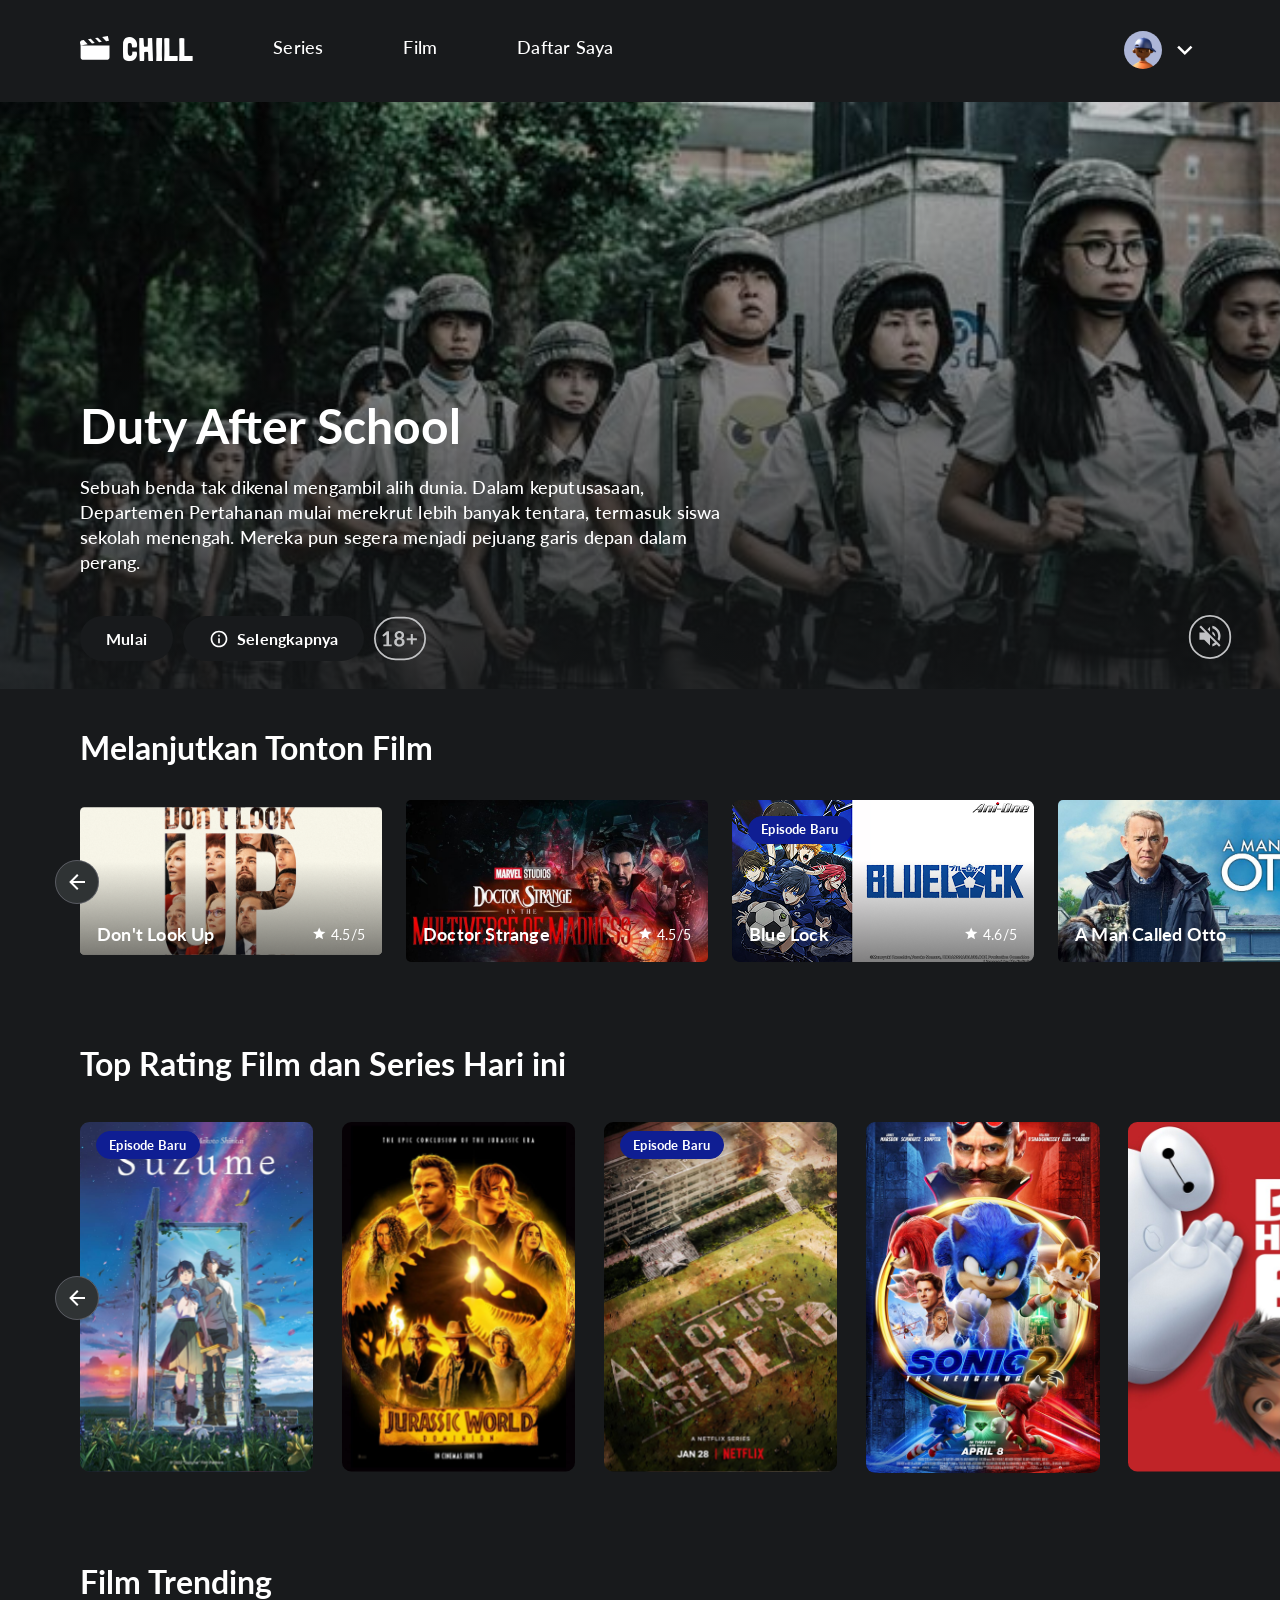
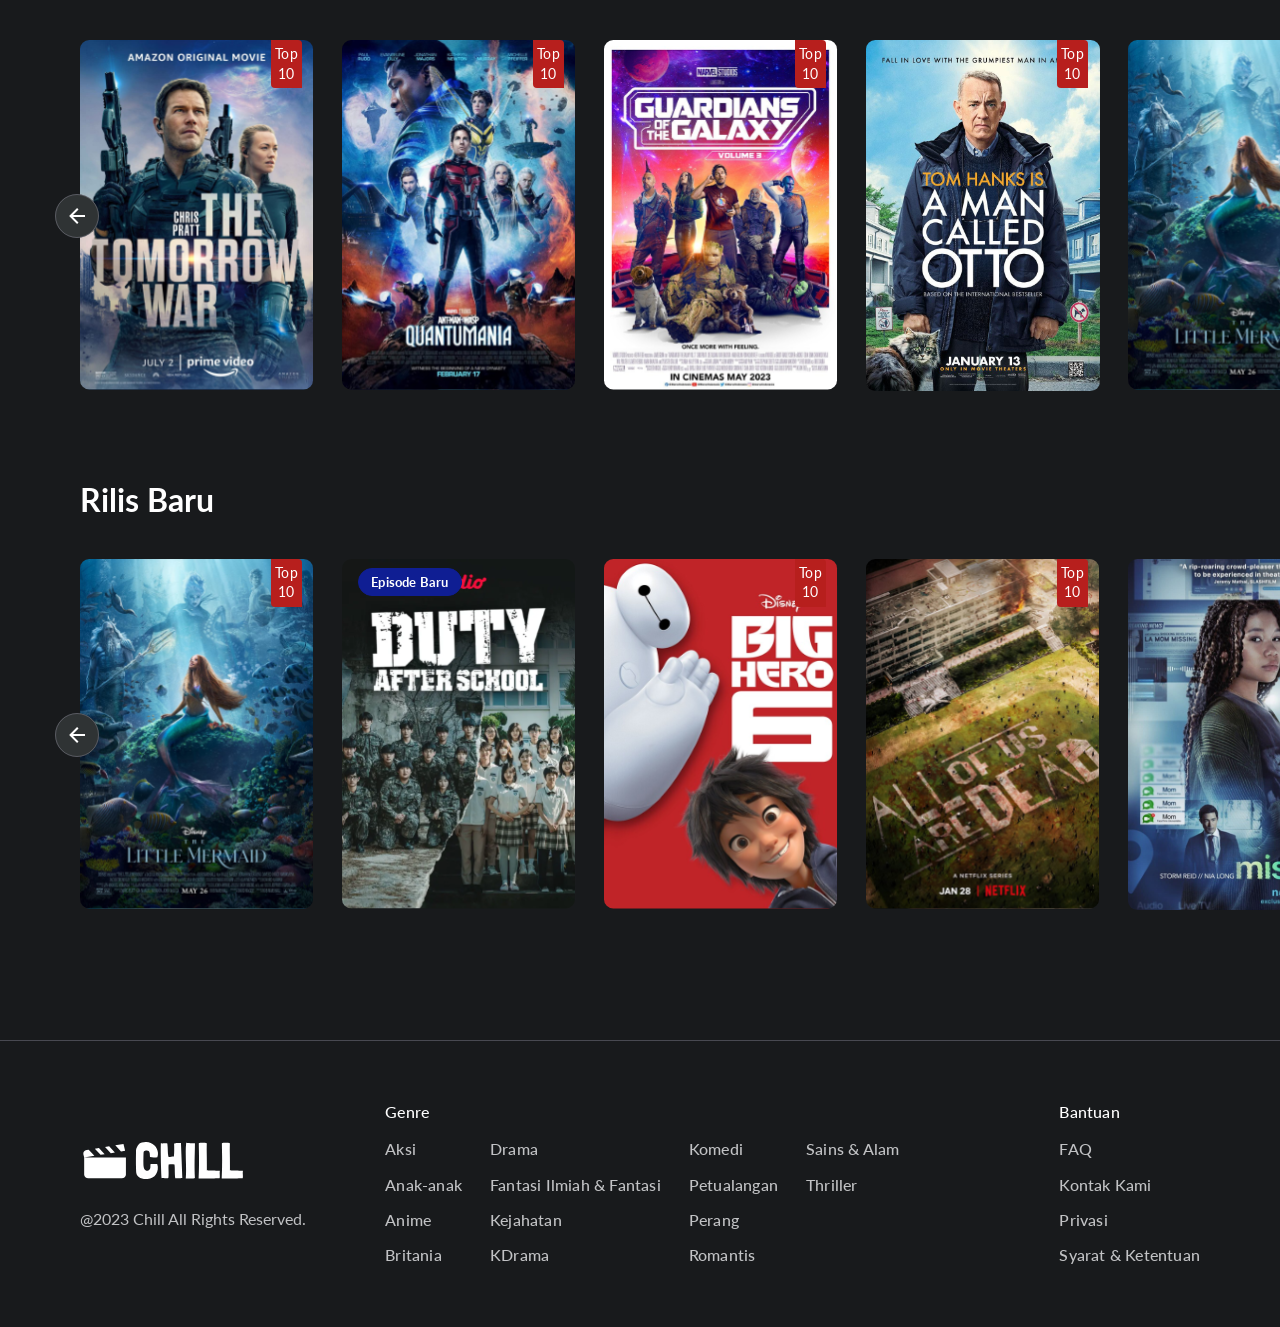
<file: Index.html>
<!doctype html>
<html lang="en">
  <head>
    <meta charset="UTF-8" />
    <meta name="viewport" content="width=device-width, initial-scale=1.0" />
    <link rel="icon" href="./Images/logo-tab-address.svg" />
    <link rel="stylesheet" href="./Style/index.css" />
    <title>Beranda - Chill App</title>
  </head>
  <body>
    <header>
      <nav>
        <div class="nav-links">
          <a href="#">
            <img src="./Images/logo-tab-address.svg" alt="logo chill app" />
            <span class="logo-text">CHILL</span>
          </a>
          <a href="#">Series</a>
          <a href="#">Film</a>
          <a href="#">Daftar Saya</a>
        </div>
        <button class="profile-toggle">
          <img src="./Images/Avatar.svg" alt="avatar" />
        </button>
      </nav>

      <div class="avatar-dropdown">
        <div class="information-avatar">
          <img src="./Images/account.svg" alt="account" />
          <a href="#">Profil Saya</a>
        </div>
        <div class="information-avatar">
          <img src="./Images/Star.svg" alt="star" />
          <a href="#">Ubah Premium</a>
        </div>
        <div class="information-avatar">
          <img src="./Images/log-out.svg" alt="log-out" />
          <a href="#">Keluar</a>
        </div>
      </div>
    </header>

    <main>
      <img
        class="image-duty"
        src="./Images/movie-images/duty-after-school-header.svg"
        alt="duty after school movie"
      />
      <section class="movie-header">
        <div class="detail-movie">
          <h1>Duty After School</h1>
          <p>
            Sebuah benda tak dikenal mengambil alih dunia. Dalam keputusasaan,
            Departemen Pertahanan mulai merekrut lebih banyak tentara, termasuk
            siswa sekolah menengah. Mereka pun segera menjadi pejuang garis
            depan dalam perang.
          </p>
        </div>
        <div class="action-movie">
          <div class="information-movie">
            <button class="btn-start">Mulai</button>
            <button class="btn-information">
              <img
                src="./Images/information-outline.svg"
                alt="information"
              />Selengkapnya
            </button>
            <img class="age" src="./Images/age-18+.svg" alt="age 18+" />
          </div>
          <button class="btn-volume-off">
            <img src="./Images/volume-off.svg" alt="volume off" />
          </button>
        </div>
      </section>

      <section class="continue-watching">
        <h1>Melanjutkan Tonton Film</h1>
        <div class="slide-movies">
          <button class="arrow move-left">
            <img src="./Images/arrow-left.svg" alt="move to left" />
          </button>

          <div class="continue-card-movies">
            <a href="#" class="card">
              <img
                src="./Images/movie-images/Dont-look-up.svg"
                alt="Dont look up"
              />
              <div class="information-rating">
                <p>Don't Look Up</p>
                <span><img src="./Images/Star.svg" alt="" />4.5/5</span>
              </div>
            </a>
            <a href="#" class="card">
              <img
                src="./Images/movie-images/Doctor-strange.png"
                alt="Doctor Strange"
              />
              <div class="information-rating">
                <p>Doctor Strange</p>
                <span><img src="./Images/Star.svg" alt="" />4.5/5</span>
              </div>
            </a>
            <a href="#" class="card">
              <img src="./Images/movie-images/bluelock.png" alt="Bluelock" />
              <div class="label-new-episode">
                <p>Episode Baru</p>
              </div>
              <div class="information-rating">
                <p>Blue Lock</p>
                <span><img src="./Images/Star.svg" alt="" />4.6/5</span>
              </div>
            </a>
            <a href="#" class="card">
              <img
                src="./Images/movie-images/otto.png"
                alt="A Man Called Otto"
              />
              <div class="information-rating">
                <p>A Man Called Otto</p>
                <span><img src="./Images/Star.svg" alt="" />4.4/5</span>
              </div>
            </a>
          </div>

          <button class="arrow move-right">
            <img src="./Images/arrow-right.svg" alt="move to right" />
          </button>
        </div>
      </section>

      <section class="container-card">
        <h1>Top Rating Film dan Series Hari ini</h1>
        <div class="slide-movies">
          <button class="arrow slide-left">
            <img src="./Images/arrow-left.svg" alt="move to left" />
          </button>

          <div class="cards">
            <a href="#" class="card"
              ><img src="./Images/movie-images/suzume.svg" alt="suzume" />
              <div class="label-new-episode">
                <p>Episode Baru</p>
              </div>
            </a>
            <a href="#" class="card"
              ><img
                src="./Images/movie-images/jurrasic-world.svg"
                alt="jurrasic world"
            /></a>
            <a href="#" class="card"
              ><img
                src="./Images/movie-images/all-of-us-are-dead.svg"
                alt="all of us are dead"
              />
              <div class="label-new-episode">
                <p>Episode Baru</p>
              </div>
            </a>
            <a href="#" class="card"
              ><img src="./Images/movie-images/Sonic2.svg" alt="sonic 2"
            /></a>
            <a href="#" class="card"
              ><img
                src="./Images/movie-images/big-hero6.svg"
                alt="Big Hero 6"
              />
              <div class="label-top-rate">
                <p>Top 10</p>
              </div>
            </a>
          </div>

          <button class="arrow slide-right">
            <img src="./Images/arrow-right.svg" alt="move to right" />
          </button>
        </div>
      </section>

      <section class="container-card">
        <h1>Film Trending</h1>
        <div class="slide-movies">
          <button class="arrow slide-left">
            <img src="./Images/arrow-left.svg" alt="move to left" />
          </button>

          <div class="cards">
            <a href="#" class="card"
              ><img
                src="./Images/movie-images/tomorrow-war.svg"
                alt="tomorrow war"
              />
              <div class="label-top-rate">
                <p>Top 10</p>
              </div>
            </a>
            <a href="#" class="card"
              ><img
                src="./Images/movie-images/quantumania.svg"
                alt="quantumania"
              />
              <div class="label-top-rate">
                <p>Top 10</p>
              </div>
            </a>
            <a href="#" class="card"
              ><img
                src="./Images/movie-images/guardians.svg"
                alt="guardians galaxy"
              />
              <div class="label-top-rate">
                <p>Top 10</p>
              </div>
            </a>
            <a href="#" class="card"
              ><img src="./Images/movie-images/tom-hanks.svg" alt="tom hanks" />
              <div class="label-top-rate">
                <p>Top 10</p>
              </div>
            </a>
            <a href="#" class="card"
              ><img
                src="./Images/movie-images/little-mermaid.svg"
                alt="little mermaid"
              />
              <div class="label-top-rate">
                <p>Top 10</p>
              </div>
            </a>
          </div>

          <button class="arrow slide-right">
            <img src="./Images/arrow-right.svg" alt="move to right" />
          </button>
        </div>
      </section>

      <section class="container-card">
        <h1>Rilis Baru</h1>
        <div class="slide-movies">
          <button class="arrow slide-left">
            <img src="./Images/arrow-left.svg" alt="move to left" />
          </button>

          <div class="cards">
            <a href="#" class="card"
              ><img
                src="./Images/movie-images/little-mermaid.svg"
                alt="little mermaid"
              />
              <div class="label-top-rate">
                <p>Top 10</p>
              </div>
            </a>
            <a href="#" class="card"
              ><img
                src="./Images/movie-images/duty-after-school.svg"
                alt="duty after school"
              />
              <div class="label-new-episode">
                <p>Episode Baru</p>
              </div>
            </a>
            <a href="#" class="card"
              ><img
                src="./Images/movie-images/big-hero6.svg"
                alt="big hero 6"
              />
              <div class="label-top-rate">
                <p>Top 10</p>
              </div>
            </a>
            <a href="#" class="card"
              ><img
                src="./Images/movie-images/all-of-us-are-dead.svg"
                alt="all of us are dead"
              />
              <div class="label-top-rate">
                <p>Top 10</p>
              </div>
            </a>
            <a href="#" class="card"
              ><img src="./Images/movie-images/missing.svg" alt="Missing" />
            </a>
          </div>

          <button class="arrow slide-right">
            <img src="./Images/arrow-right.svg" alt="move to right" />
          </button>
        </div>
      </section>
    </main>

    <footer>
      <div class="brand">
        <img src="./Images/Logo.svg" alt="logo" />
        <p>@2023 Chill All Rights Reserved.</p>
      </div>

      <div class="links-group">
        <div class="footer-section">
          <div class="footer-summary">
            Genre
            <img src="./Images/arrow.svg" alt="arrow" />
          </div>
          <div class="genre-columns">
            <ul>
              <li><a href="#">Aksi</a></li>
              <li><a href="#">Anak-anak</a></li>
              <li><a href="#">Anime</a></li>
              <li><a href="#">Britania</a></li>
            </ul>
            <ul>
              <li><a href="#">Drama</a></li>
              <li><a href="#">Fantasi Ilmiah & Fantasi</a></li>
              <li><a href="#">Kejahatan</a></li>
              <li><a href="#">KDrama</a></li>
            </ul>
            <ul>
              <li><a href="#">Komedi</a></li>
              <li><a href="#">Petualangan</a></li>
              <li><a href="#">Perang</a></li>
              <li><a href="#">Romantis</a></li>
            </ul>
            <ul>
              <li><a href="#">Sains & Alam</a></li>
              <li><a href="#">Thriller</a></li>
            </ul>
          </div>
        </div>

        <div class="footer-section">
          <div class="footer-summary">
            Bantuan
            <img src="./Images/arrow.svg" alt="arrow" />
          </div>
          <ul>
            <li><a href="#">FAQ</a></li>
            <li><a href="#">Kontak Kami</a></li>
            <li><a href="#">Privasi</a></li>
            <li><a href="#">Syarat & Ketentuan</a></li>
          </ul>
        </div>
      </div>
    </footer>
  </body>
</html>
</file>
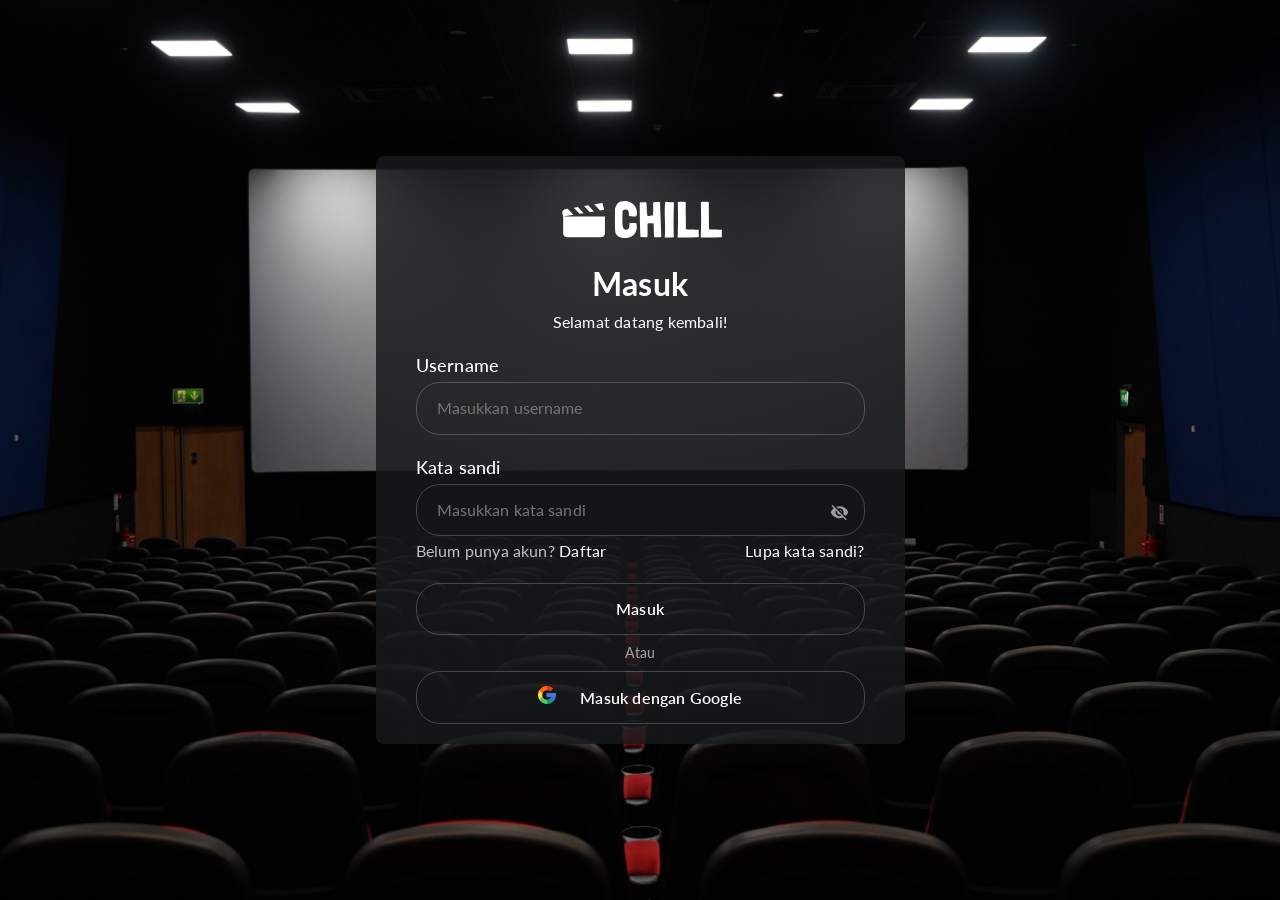
<file: Pages/login.html>
<!doctype html>
<html lang="en">
  <head>
    <meta charset="UTF-8" />
    <meta name="viewport" content="width=device-width, initial-scale=1.0" />
    <link rel="icon" href="../Images/logo-tab-address.svg" />
    <link rel="stylesheet" href="../Style/authentication.css" />
    <title>Login - Chill App</title>
  </head>
  <body>
    <main>
      <img class="logo" src="../Images/Logo.svg" alt="Chill App Logo" />
      <div class="header">
        <h1>Masuk</h1>
        <p>Selamat datang kembali!</p>
      </div>
      <form action="" method="post">
        <div class="form-group">
          <label for="username">Username</label>
          <input
            type="text"
            name="username"
            id="username"
            placeholder="Masukkan username"
            required
          />
        </div>
        <div class="form-group">
          <label for="password">Kata sandi</label>
          <input
            type="password"
            name="password"
            id="password"
            placeholder="Masukkan kata sandi"
            required
          />
          <img src="../Images/eye-off.svg" alt="eye-icon" />
          <div class="auth-action">
            <p>Belum punya akun? <a href="./register.html">Daftar</a></p>
            <p><a href="#">Lupa kata sandi?</a></p>
          </div>
        </div>
        <div class="form-action">
          <button type="submit">Masuk</button>
          <p>Atau</p>
          <button type="button">
            <img src="../Images/google-icon.svg" alt="google icon" />
            Masuk dengan Google
          </button>
        </div>
      </form>
    </main>
  </body>
</html>
</file>
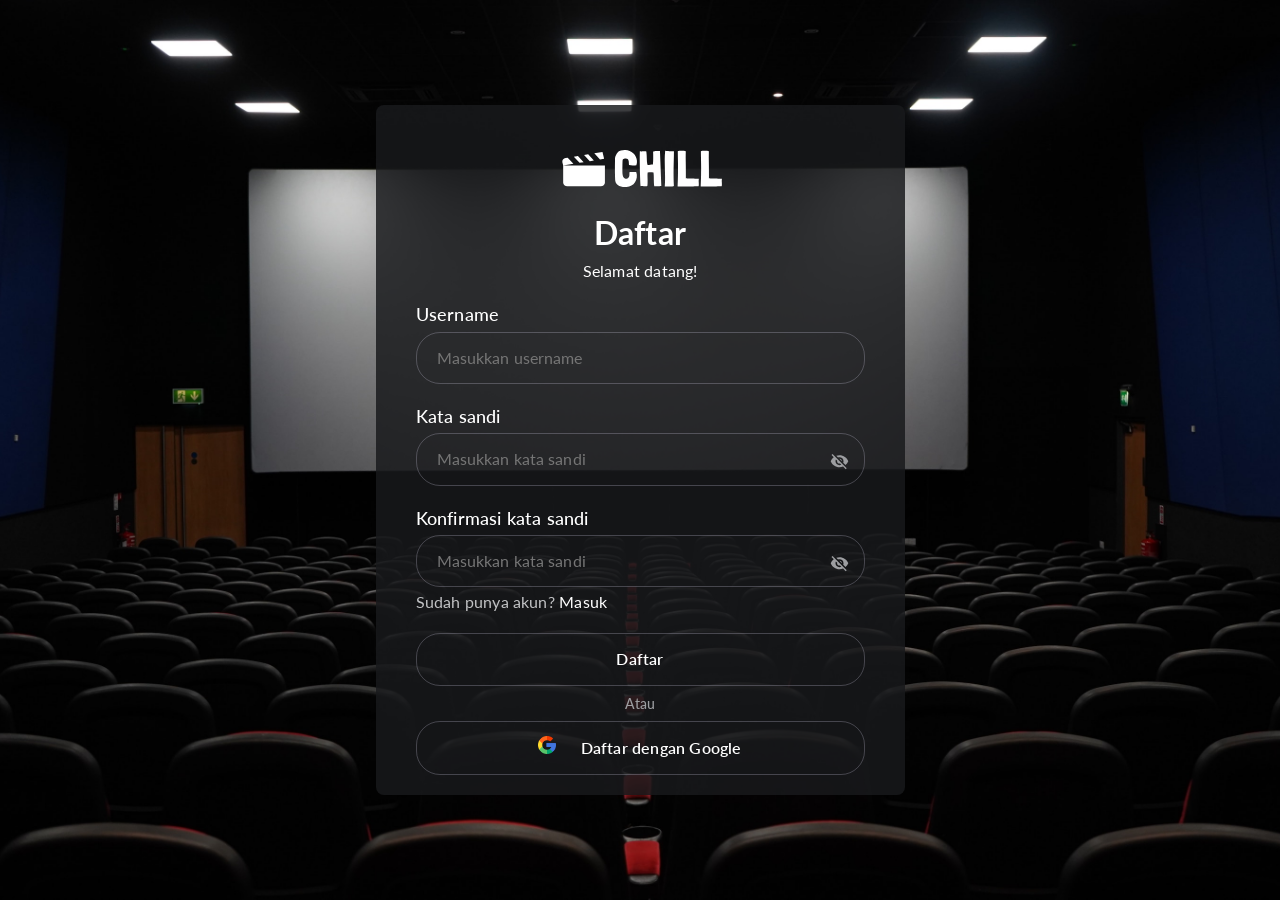
<file: Pages/register.html>
<!doctype html>
<html lang="en">
  <head>
    <meta charset="UTF-8" />
    <meta name="viewport" content="width=device-width, initial-scale=1.0" />
    <link rel="icon" href="../Images/logo-tab-address.svg" />
    <link rel="stylesheet" href="../Style/authentication.css" />
    <title>Register - Chill App</title>
  </head>
  <body>
    <main>
      <img class="logo" src="../Images/Logo.svg" alt="Chill App Logo" />
      <div class="header">
        <h1>Daftar</h1>
        <p>Selamat datang!</p>
      </div>
      <form action="" method="post">
        <div class="form-group">
          <label for="username">Username</label>
          <input
            type="text"
            name="username"
            id="username"
            placeholder="Masukkan username"
            required
          />
        </div>
        <div class="form-group">
          <label for="password">Kata sandi</label>
          <input
            type="password"
            name="password"
            id="password"
            placeholder="Masukkan kata sandi"
            required
          />
          <img src="../Images/eye-off.svg" alt="eye-icon" />
        </div>
        <div class="form-group">
          <label for="confirm-password">Konfirmasi kata sandi</label>
          <input
            type="password"
            name="confirm-password"
            id="confirm-password"
            placeholder="Masukkan kata sandi"
            required
          />
          <img src="../Images/eye-off.svg" alt="eye-icon" />
          <div class="auth-action">
            <p>Sudah punya akun? <a href="./login.html">Masuk</a></p>
          </div>
        </div>
        <div class="form-action">
          <button type="submit">Daftar</button>
          <p>Atau</p>
          <button type="button">
            <img src="../Images/google-icon.svg" alt="google icon" />
            Daftar dengan Google
          </button>
        </div>
      </form>
    </main>
  </body>
</html>
</file>
<file: Style/index.css>
@import url("./global.css");
@import url("https://fonts.googleapis.com/css2?family=Lato:ital,wght@0,100;0,300;0,400;0,700;0,900;1,100;1,300;1,400;1,700;1,900&family=Londrina+Solid:wght@100;300;400;900&family=Roboto:ital,wght@0,100..900;1,100..900&display=swap");

body {
  background-color: rgba(24, 26, 28, 1);
  overflow-x: hidden;
}

/* < Header > */
header {
  min-width: 360px;
  position: sticky;
  top: 0;
  z-index: 100;
  background-color: rgba(24, 26, 28, 1);
}

nav {
  display: flex;
  justify-content: space-between;
  align-items: center;
  margin: 6px 20px;
}

.nav-links {
  display: flex;
  gap: 12px;
  padding: 15px 0px;
}

.nav-links img {
  width: 20px;
  height: 18px;
}

.nav-links a {
  font-size: 10px;
  font-weight: 500;
  line-height: 140%;
  letter-spacing: 0.2px;
  color: white;
  text-decoration: none;
}

.nav-links a:hover {
  text-decoration: underline;
}

.profile-toggle {
  background-color: transparent;
  border: none;
  cursor: pointer;
}

.logo-text {
  display: none;
}

.avatar-dropdown {
  width: 113px;
  background-color: rgba(24, 26, 28, 1);
  border-radius: 4px;
  padding: 4px 0px;
  position: absolute;
  right: 20px;
  top: 35px;

  display: flex;
  flex-direction: column;
  box-shadow:
    0 0 1px rgba(62, 67, 74, 0.15),
    0 18px 28px rgba(62, 67, 74, 0.15);
}

.information-avatar {
  display: flex;
  gap: 5px;
  padding: 8px 12px;
}

.information-avatar img {
  width: 16px;
  height: 16px;
}

.information-avatar a {
  font-size: 10px;
  font-weight: 500;
  line-height: 140%;
  letter-spacing: 0.2px;
  color: white;
  text-decoration: none;
}

.information-avatar a:hover {
  color: rgba(50, 84, 255, 1);
  text-decoration: underline;
}

/* responsive desktop header */
@media (min-width: 768px) {
  nav {
    margin: 25px 80px;
  }

  .logo-text {
    display: inline-block;
    font-size: 32px;
    font-weight: 400;
    font-family: "Londrina Solid", sans-serif;
    margin-left: 7px;
    color: white;
  }

  .nav-links {
    gap: 80px;
    padding: 10px 0px;
  }

  .nav-links img {
    width: 30px;
    height: 26px;
  }

  .nav-links a {
    font-size: 18px;
  }

  .profile-toggle img {
    width: 76px;
    height: 40px;
  }

  .avatar-dropdown {
    display: none;
  }
}

/* < main > */
main {
  min-width: 360px;
  display: flex;
  flex-direction: column;
  gap: 20px;
}

.image-duty {
  width: 100%;
  min-height: 225px;
  max-height: 587px;
  object-fit: cover;
}

.movie-header {
  width: 90%;
  max-width: 1280px;
  position: absolute;
  top: 123px;

  display: flex;
  flex-direction: column;
  gap: 12px;
  margin: 0px 18px 0px 22px;
}

.detail-movie {
  max-width: 668px;
  display: flex;
  flex-direction: column;
  gap: 12px;
}

.detail-movie h1 {
  font-size: 24px;
  font-weight: 700;
  line-height: 120%;
  color: white;
}

.detail-movie p {
  font-size: 12px;
  font-weight: 500;
  line-height: 140%;
  letter-spacing: 0.2px;
  color: rgba(255, 255, 255, 1);

  display: -webkit-box;
  -webkit-line-clamp: 2;
  -webkit-box-orient: vertical;
  overflow: hidden;
}

.action-movie {
  display: flex;
  justify-content: space-between;
  align-items: center;
}

.information-movie {
  display: flex;
  gap: 10px;
}

.btn-start {
  font-size: 12px;
  font-weight: 700;
  line-height: 140%;
  letter-spacing: 0.2px;
  color: white;
  padding: 4px 12px;
  border-radius: 48px;
  border: none;
  background-color: rgba(24, 26, 28, 1);
  cursor: pointer;
}

.btn-start:hover {
  background-color: rgba(50, 84, 255, 1);
}

.btn-information img {
  width: 12px;
  height: 12px;
}

.btn-information {
  font-size: 12px;
  font-weight: 700;
  line-height: 140%;
  letter-spacing: 0.2px;
  color: white;
  padding: 4px 12px;
  border-radius: 48px;
  border: none;
  background-color: rgba(24, 26, 28, 1);
  cursor: pointer;
  display: flex;
  align-items: center;
  gap: 4px;
}

.btn-information:hover {
  background-color: rgba(50, 84, 255, 1);
}

.btn-volume-off {
  background-color: transparent;
  border: none;
  cursor: pointer;
}

.continue-watching {
  padding: 20px 0px;
  margin-left: 20px;

  display: flex;
  flex-direction: column;
  gap: 20px;
}

.continue-watching h1 {
  font-size: 20px;
  font-weight: 700;
  line-height: 120%;
  color: white;
}

.continue-card-movies {
  display: flex;
  flex-direction: row;
  gap: 16px;
  overflow-x: auto;
  scrollbar-width: none;
}

.continue-card-movies a {
  text-decoration: none;
}

.continue-card-movies img {
  width: 309px;
  height: 151px;
  border-radius: 5px;
}

.card {
  position: relative;
}

.information-rating {
  width: 309px;
  height: 52px;
  padding: 17px;
  position: absolute;
  top: 98px;

  display: flex;
  justify-content: space-between;
  align-items: center;
}

.information-rating p {
  font-size: 14px;
  font-weight: 700;
  line-height: 140%;
  letter-spacing: 0.2px;
  color: white;
}

.information-rating span {
  font-size: 12px;
  font-weight: 400;
  line-height: 140%;
  letter-spacing: 0.2px;
  color: white;
}

.information-rating img {
  width: 10px;
  height: 10px;
  margin-right: 5px;
}

.slide-movies {
  position: relative;
}

.arrow {
  display: none;
}

.container-card {
  display: flex;
  flex-direction: column;
  gap: 20px;
  margin-left: 20px;
}

.container-card h1 {
  font-size: 20px;
  font-weight: 700;
  line-height: 120%;
  color: white;
}

.cards {
  display: flex;
  flex-direction: row;
  gap: 16px;
  overflow-x: auto;
  scrollbar-width: none;
}

.cards img {
  width: 96px;
  height: 144px;
  border-radius: 4px;
}

.cards a {
  text-decoration: none;
}

.label-new-episode {
  width: 45px;
  height: 14px;
  border-radius: 12px;
  padding: 3px 5px;
  border: 0.48px solid rgba(15, 30, 147, 1);
  background-color: rgba(15, 30, 147, 1);

  display: flex;
  justify-content: center;
  align-items: center;

  position: absolute;
  top: 8px;
  left: 8px;
}

.label-new-episode p {
  font-size: 5px;
  font-weight: 700;
  line-height: 140%;
  letter-spacing: 0.1px;
  color: rgba(255, 255, 255, 1);
}

.label-top-rate {
  width: 15px;
  height: 22px;
  border-top-right-radius: 2px;
  border-bottom-left-radius: 2px;
  padding: 2px;
  background-color: rgba(183, 31, 29, 1);

  position: absolute;
  top: 0px;
  right: 4px;
}

.label-top-rate p {
  font-size: 6px;
  font-weight: 400;
  line-height: 140%;
  letter-spacing: 0.1px;
  color: rgba(255, 255, 255, 1);
  text-align: center;
}

/* responsive desktop main */
@media (min-width: 768px) {
  main {
    gap: 0px;
  }

  .movie-header {
    gap: 40px;
    margin: 274px 80px 80px 80px;
  }

  .detail-movie {
    gap: 20px;
  }

  .detail-movie h1 {
    font-size: 48px;
  }

  .detail-movie p {
    font-size: 18px;
    display: block;
  }

  .btn-start,
  .btn-information {
    font-size: 16px;
    padding: 10px 26px;
    gap: 8px;
  }

  .btn-information img {
    width: 20px;
    height: 20px;
  }

  .age {
    width: 52px;
    height: 45px;
  }

  .btn-volume-off img {
    width: 44px;
    height: 44px;
  }

  .continue-watching {
    margin: 0px;
    padding: 40px 80px;
    gap: 32px;
  }

  .continue-watching h1,
  .container-card h1 {
    font-size: 32px;
  }

  .continue-card-movies {
    gap: 24px;
  }

  .continue-card-movies img {
    width: 302px;
    height: 162px;
  }

  .information-rating {
    width: 302px;
    height: 54px;
    top: 108px;
  }

  .information-rating img {
    width: 13px;
    height: 13px;
  }

  .information-rating p {
    font-size: 18px;
    line-height: 120%;
    letter-spacing: 0%;
  }

  .information-rating span {
    font-size: 14px;
  }

  .slide-movies {
    width: 1280px;
  }

  .arrow {
    background-color: transparent;
    border: none;
    cursor: pointer;

    display: flex;

    position: absolute;
    z-index: 10;
  }

  .move-right {
    right: -25px;
    top: 60px;
  }

  .move-left {
    left: -25px;
    top: 60px;
  }

  .container-card {
    margin: 0px;
    padding: 40px 80px;
    gap: 32px;
  }

  .cards {
    gap: 28px;
  }

  .cards img {
    width: 234px;
    height: 365px;
    border-radius: 8px;
  }

  .label-new-episode {
    width: 104px;
    height: 28px;
    border-radius: 24px;
    padding: 4px 10px;

    top: 16px;
    left: 16px;
  }

  .label-new-episode p {
    font-size: 13px;
    letter-spacing: 0.2px;
  }

  .label-top-rate {
    width: 31px;
    height: 48px;
    border-top-right-radius: 4px;
    border-bottom-left-radius: 4px;
    padding: 4px;

    top: 7px;
    right: 12px;
  }

  .label-top-rate p {
    font-size: 14px;
    letter-spacing: 0.2px;
  }

  .slide-right {
    right: -25px;
    top: 161px;
  }

  .slide-left {
    left: -25px;
    top: 161px;
  }
}

/* footer */
footer {
  min-width: 360px;
  border-top: 1px solid rgba(231, 227, 252, 0.23);
  margin-top: 27px;
  padding: 20px;

  display: flex;
  flex-direction: column;
  gap: 40px;
}

.brand {
  display: flex;
  flex-direction: column;
  gap: 16px;
}

.brand p {
  font-size: 12px;
  font-weight: 400;
  line-height: 140%;
  letter-spacing: 0.2px;
  color: rgba(193, 194, 196, 1);
}

.brand img {
  width: 84px;
  height: 25px;
}

.links-group {
  display: flex;
  flex-direction: column;
  gap: 8px;
}

.footer-summary {
  font-size: 16px;
  font-weight: 500;
  line-height: 140%;
  letter-spacing: 0.2px;
  color: rgba(255, 255, 255, 1);

  display: flex;
  flex-direction: row;
  justify-content: space-between;
}

.footer-section ul,
.footer-section .genre-columns {
  display: none;
}

/* responsive desktop footer */
@media (min-width: 768px) {
  footer {
    margin-top: 80px;
    padding: 60px 80px;

    display: flex;
    flex-direction: row;
    justify-content: space-between;
    align-items: center;
  }

  .brand {
    gap: 26px;
  }

  .brand img {
    width: 163px;
    height: 44px;
  }

  .brand p {
    font-size: 16px;
    line-height: 20px;
    letter-spacing: 0px;
  }

  .links-group {
    display: flex;
    flex-direction: row;
    gap: 160px;
  }

  .footer-summary img {
    display: none;
  }

  .footer-section ul,
  .footer-section .genre-columns {
    display: flex;
  }

  .footer-section ul {
    list-style: none;
    margin-top: 15px;

    flex-direction: column;
    gap: 13px;
  }

  .footer-section a {
    font-size: 16px;
    font-weight: 500;
    line-height: 140%;
    letter-spacing: 0.2px;
    color: rgba(193, 194, 196, 1);
    text-decoration: none;
  }

  .footer-section a:hover {
    text-decoration: underline;
    color: rgba(255, 255, 255, 1);
  }

  .genre-columns {
    gap: 28px;
  }
}
</file>
<file: Style/authentication.css>
@import url("./global.css");

body {
  background-image: url("../Images/bg-auth.jpg");
  background-size: cover;
  background-position: center;
  background-repeat: no-repeat;
  height: 100vh;
  display: flex;
  justify-content: center;
  align-items: center;
}

main {
  width: 80%;
  min-width: 306px;
  max-width: 529px;
  background-color: rgba(24, 26, 28, 0.84);
  padding: 24px;
  border-radius: 8px;
  display: flex;
  flex-direction: column;
  justify-content: center;
  align-items: center;
}

.logo{
  width: 94px;
  margin-top: 22px;
}

.header {
  margin: 20px 0;
  text-align: center;
}

.header h1 {
  font-size: 18px;
  font-weight: 700;
  line-height: 140%;
  color: rgba(255, 255, 255, 1);
  letter-spacing: 0.2px;
  margin-bottom: 4px;
}

.header p {
  font-size: 10px;
  font-weight: 400;
  color: rgba(255, 255, 255, 1);
  line-height: 140%;
  letter-spacing: 0.2px;
}

form {
  width: 100%;
  display: flex;
  flex-direction: column;
  gap: 20px;
}

.form-group {
  position: relative;
  display: flex;
  flex-direction: column;
  gap: 4px;
}

.form-group label {
  font-size: 10px;
  font-weight: 500;
  color: rgba(255, 255, 255, 1);
  line-height: 140%;
  letter-spacing: 0.2px;
}

.form-group input {
  font-size: 9px;
  font-weight: 400;
  line-height: 140%;
  letter-spacing: 0.12px;
  color: rgba(193, 194, 196, 1);
  padding: 8px 12px;
  
  border-radius: 12px;
  border: 0.58px solid rgba(231, 227, 252, 0.23);
  background-color: transparent;
}

.form-group img {
  position: absolute;
  top: 27px;
  right: 10px;
  cursor: pointer;
  width: 12px;
  height: 12px;
}

.auth-action {
  font-size: 10px;
  font-weight: 400;
  line-height: 140%;
  letter-spacing: 0.2px;
  color: rgba(193, 194, 196, 1);

  display: flex;
  justify-content: space-between;
}

.auth-action a {
  color: rgba(255, 255, 255, 1);
  text-decoration: none;
}

.auth-action a:hover {
  text-decoration: underline;
}

.form-action {
  display: flex;
  flex-direction: column;
  justify-content: center;
  gap: 4px;
  align-items: center;
}

.form-action button {
  font-size: 10px;
  font-weight: 600;
  color: rgba(255, 255, 255, 1);
  line-height: 140%;
  letter-spacing: 0.2px;
  
  width: 100%;
  border-radius: 14px;
  background-color: transparent;
  border: 0.58px solid rgba(231, 227, 252, 0.23);
  padding: 8px 12px;
  cursor: pointer;
} 

.form-action button:hover {
  background-color: rgba(231, 227, 252, 0.23);
}

.form-action p {
  font-size: 10px;
  font-weight: 500;
  line-height: 140%;
  letter-spacing: 0.2px;
  color: rgba(157, 158, 161, 1);
}

.form-action img {
  width: 10px;
  height: 10px;
  margin-right: 10px;
}

/* responsive to dektop */
@media (min-width: 768px) {
  main {
    padding: 20px 40px;
  }

  .logo {
    width: 163px;
    height: 44px;
  }

  .header h1 {
    font-size: 32px;
  }

  .header p,
  .form-group input,
  .auth-action,
  .form-action button {
    font-size: 16px;
  }

  .form-group label {
    font-size: 18px;
  }

  .form-action p {
    font-size: 14px;
  }

  .form-group img {
    width: 19px;
    height: 16px;
    top: 50px;
    right: 16px;
  }

  .form-group input,
  .form-action button {
    padding: 14px 20px;
    border-radius: 24px;
  }

  .form-action {
    gap: 8px;
  }

  .form-action img {
    width: 18px;
    height: 18px;
    margin-right: 20px;
  }
}
</file>
